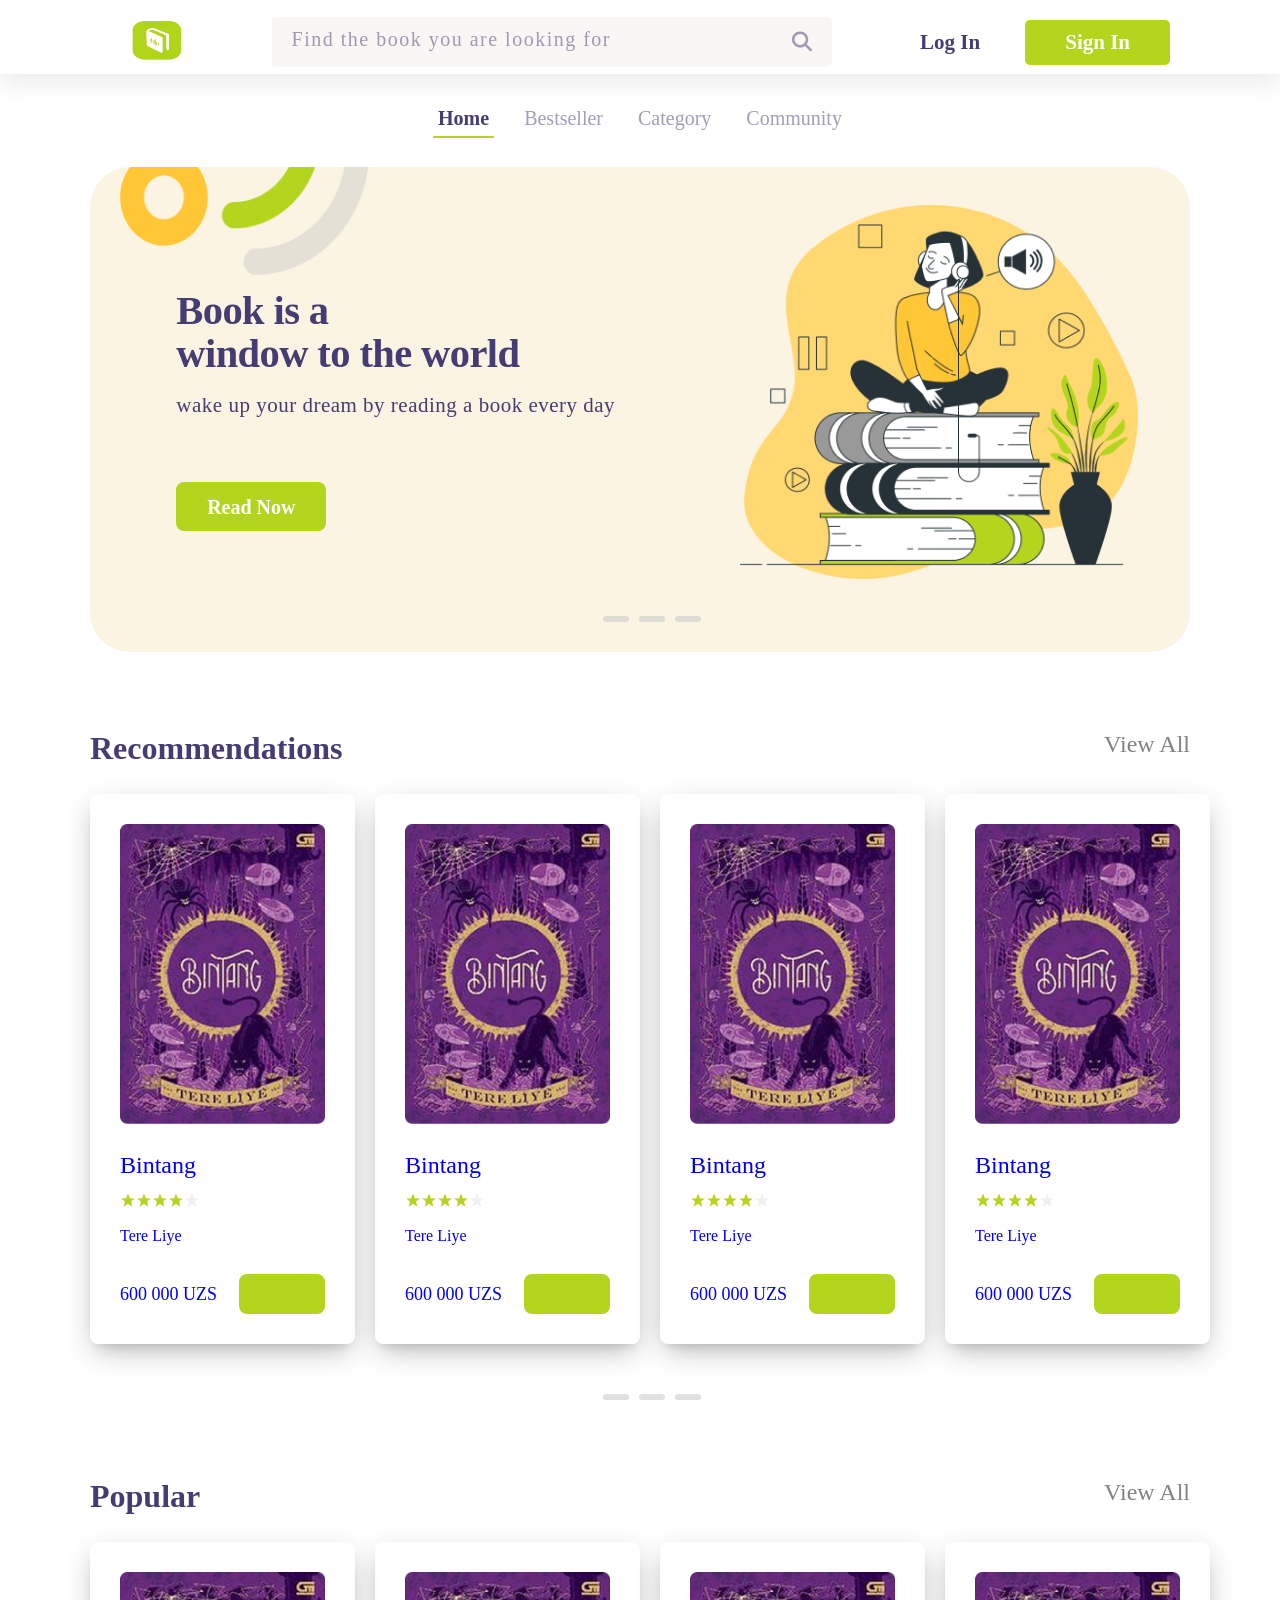
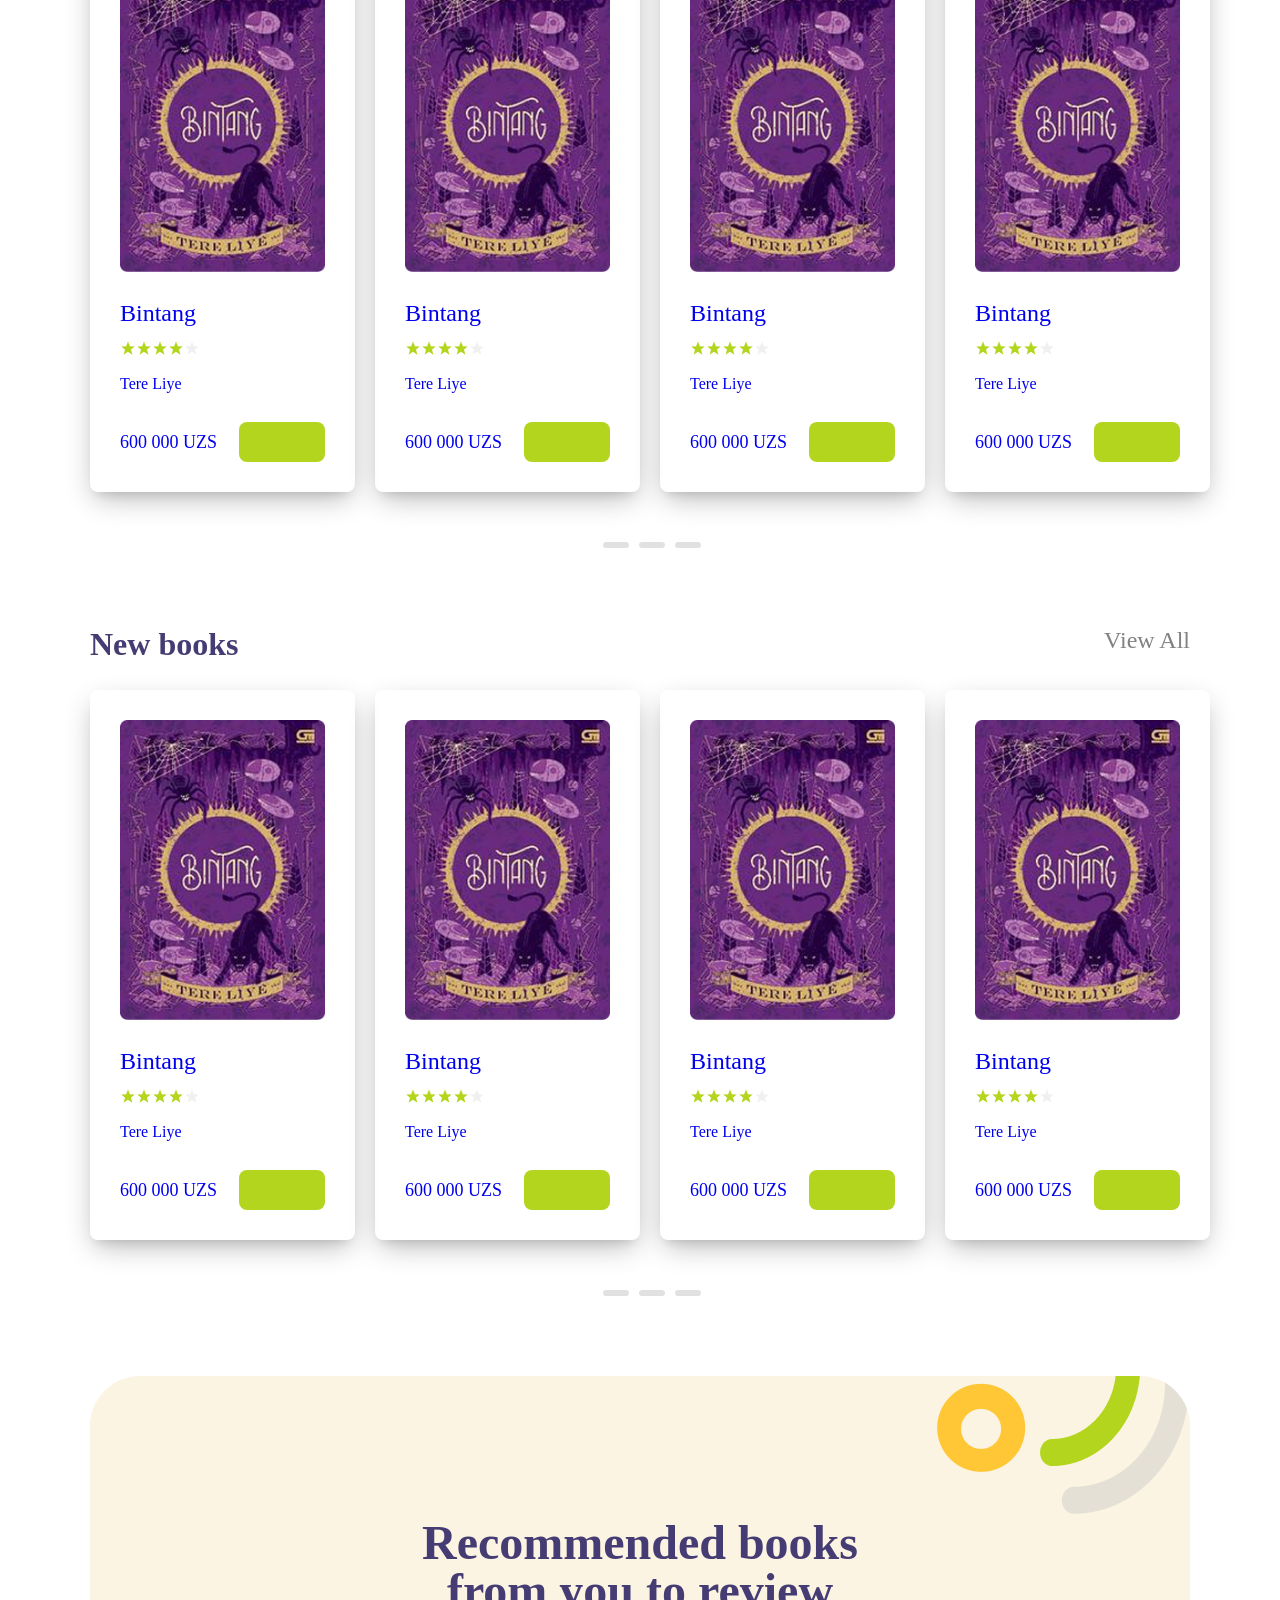
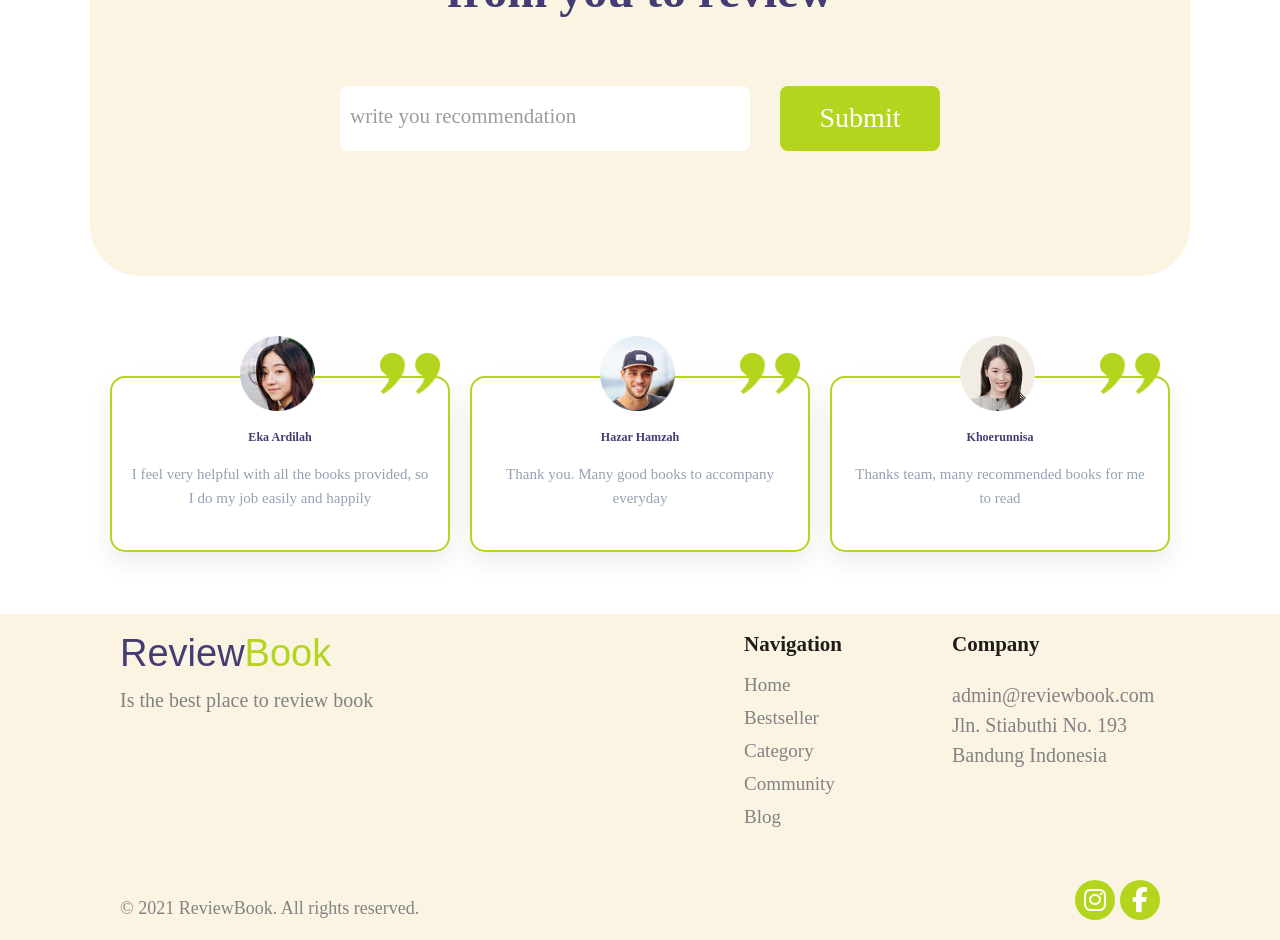
<file: index.html>
<!DOCTYPE html>
<html lang="en">

<head>
    <meta charset="UTF-8">
    <meta name="viewport" content="width=device-width, initial-scale=1.0">
    <title>Bookie.uz</title>
    <link rel="stylesheet" href="./style.css">
    <link rel="stylesheet" href="https://cdnjs.cloudflare.com/ajax/libs/font-awesome/6.4.0/css/all.min.css">
</head>

<body>
    <header class="header">

        <div class="container head_con">
            <div class="head_left">
                <img src="./head.logo.png" alt="Logo">
            </div>
            <div class="head_cenret">
                <input type="text" placeholder="Find the book you are looking for">
                <button><i class="fa-solid fa-magnifying-glass"></i></button>
            </div>
            <div class="head_right">
                <a href="/registration/log.in/log_in.html">Log In</a>
                <a href="/registration/sign.in/sign_in.html">Sign In</a>
            </div>
        </div>

    </header>
    <div class="container">
        <nav class="nav-menu">
            <button onclick="loadPage('home/home.html', this)" class="nav-btn active">Home</button>
            <button onclick="loadPage('bestseller/bestseller.html', this)" class="nav-btn">Bestseller</button>
            <button onclick="loadPage('category/category.html', this)" class="nav-btn">Category</button>
            <button onclick="loadPage('community/community.html', this)" class="nav-btn">Community</button>
        </nav>

        <main id="main-content">
        </main>
    </div>

    <footer>
        <div class="footer">
            <div class="container">
                <div class="footer_div">
                    <div class="footer_head">
                        <div class="footer_texts">
                            <h1>Review<span>Book</span></h1>
                            <p>Is the best place to review book</p>
                        </div>
                    </div>
                    <div class="footer_nav">
                        <div class="footer_texts">
                            <h3>Navigation</h3>
                            <ul>
                                <li><a href="/index.html">Home</a></li>
                                <li><a href="">Bestseller</a></li>
                                <li><a href="">Category</a></li>
                                <li><a href="">Community</a></li>
                                <li><a href="">Blog</a></li>
                            </ul>
                        </div>
                    </div>
                    <div class="footer_contact">
                        <div class="footer_texts">
                            <h3>Company</h3>
                            <a href="">admin@reviewbook.com</a>
                            <a href="">Jln. Stiabuthi No. 193 </a>
                            <a href="">Bandung Indonesia</a>
                        </div>
                    </div>
                </div>
                <div class="foter_foter">
                    <p>© 2021 ReviewBook. All rights reserved.</p>
                    <div class="foter_icon">
                        <div class="i">
                            <i class="fa-brands fa-instagram"></i>
                        </div>
                        <div class="i">
                            <i class="fa-brands fa-facebook-f"></i>
                        </div>
                    </div>
    </footer>
    <script src="./script.js"></script>
</body>

</html>
</file>
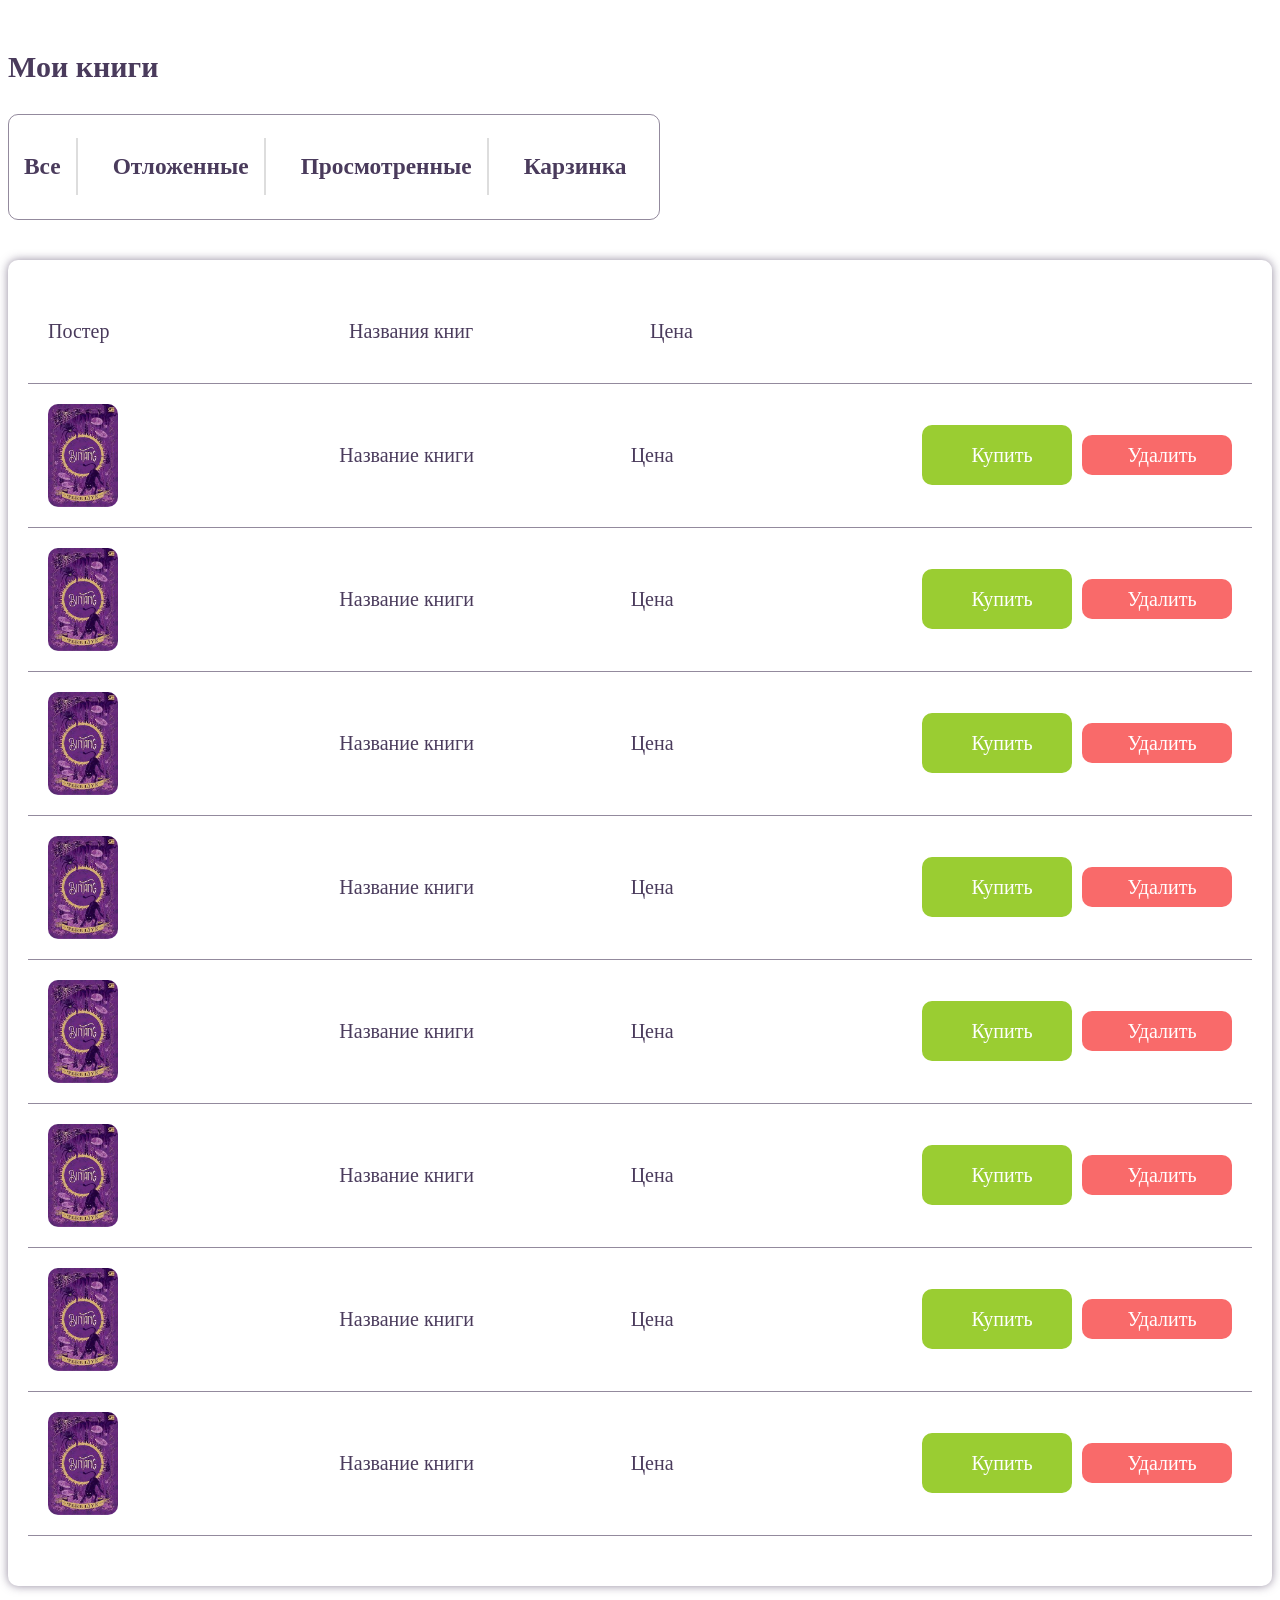
<file: community/community.html>
<head>
    <link rel="stylesheet" href="../community/community.css">
</head>

<html>

<body>
    <main>
        <h2>Мои книги</h2>

        <div class="control">
            <div class="control_container">
                <h3>Все</h3>
                <h3>Отложенные</h3>
                <h3>Просмотренные</h3>
                <h3>Карзинка</h3>
            </div>
        </div>
        <div class="controls">
            <div class="bos">
                <p>Постер</p>
                <p>Названия книг</p>
                <p>Цена</p>
            </div>
            <div class="bos">
                <img src="../photos/card-photo.png" alt="">
                <p>Название книги</p>
                <p>Цена</p>
                <div class="delate">
                    <div class="buy"><i class="fa-thin fa-cart-shopping"></i>Купить</div>
                    <div class="sell"><i class="fa-thin fa-trash"></i>Удалить</div>
                </div>
            </div>
            <div class="bos">
                <img src="../photos/card-photo.png" alt="">
                <p>Название книги</p>
                <p>Цена</p>
                <div class="delate">
                    <div class="buy"><i class="fa-thin fa-cart-shopping"></i>Купить</div>
                    <div class="sell"><i class="fa-thin fa-trash"></i>Удалить</div>
                </div>
            </div>
            <div class="bos">
                <img src="../photos/card-photo.png" alt="">
                <p>Название книги</p>
                <p>Цена</p>
                <div class="delate">
                    <div class="buy"><i class="fa-thin fa-cart-shopping"></i>Купить</div>
                    <div class="sell"><i class="fa-thin fa-trash"></i>Удалить</div>
                </div>
            </div>
            <div class="bos">
                <img src="../photos/card-photo.png" alt="">
                <p>Название книги</p>
                <p>Цена</p>
                <div class="delate">
                    <div class="buy"><i class="fa-thin fa-cart-shopping"></i>Купить</div>
                    <div class="sell"><i class="fa-thin fa-trash"></i>Удалить</div>
                </div>
            </div>
            <div class="bos">
                <img src="../photos/card-photo.png" alt="">
                <p>Название книги</p>
                <p>Цена</p>
                <div class="delate">
                    <div class="buy"><i class="fa-thin fa-cart-shopping"></i>Купить</div>
                    <div class="sell"><i class="fa-thin fa-trash"></i>Удалить</div>
                </div>
            </div>
            <div class="bos">
                <img src="../photos/card-photo.png" alt="">
                <p>Название книги</p>
                <p>Цена</p>
                <div class="delate">
                    <div class="buy"><i class="fa-thin fa-cart-shopping"></i>Купить</div>
                    <div class="sell"><i class="fa-thin fa-trash"></i>Удалить</div>
                </div>
            </div>
            <div class="bos">
                <img src="../photos/card-photo.png" alt="">
                <p>Название книги</p>
                <p>Цена</p>
                <div class="delate">
                    <div class="buy"><i class="fa-thin fa-cart-shopping"></i>Купить</div>
                    <div class="sell"><i class="fa-thin fa-trash"></i>Удалить</div>
                </div>
            </div>
            <div class="bos">
                <img src="../photos/card-photo.png" alt="">
                <p>Название книги</p>
                <p>Цена</p>
                <div class="delate">
                    <div class="buy"><i class="fa-thin fa-cart-shopping"></i>Купить</div>
                    <div class="sell"><i class="fa-thin fa-trash"></i>Удалить</div>
                </div>
            </div>
        </div>
    </main>
</body>

</html>
</file>
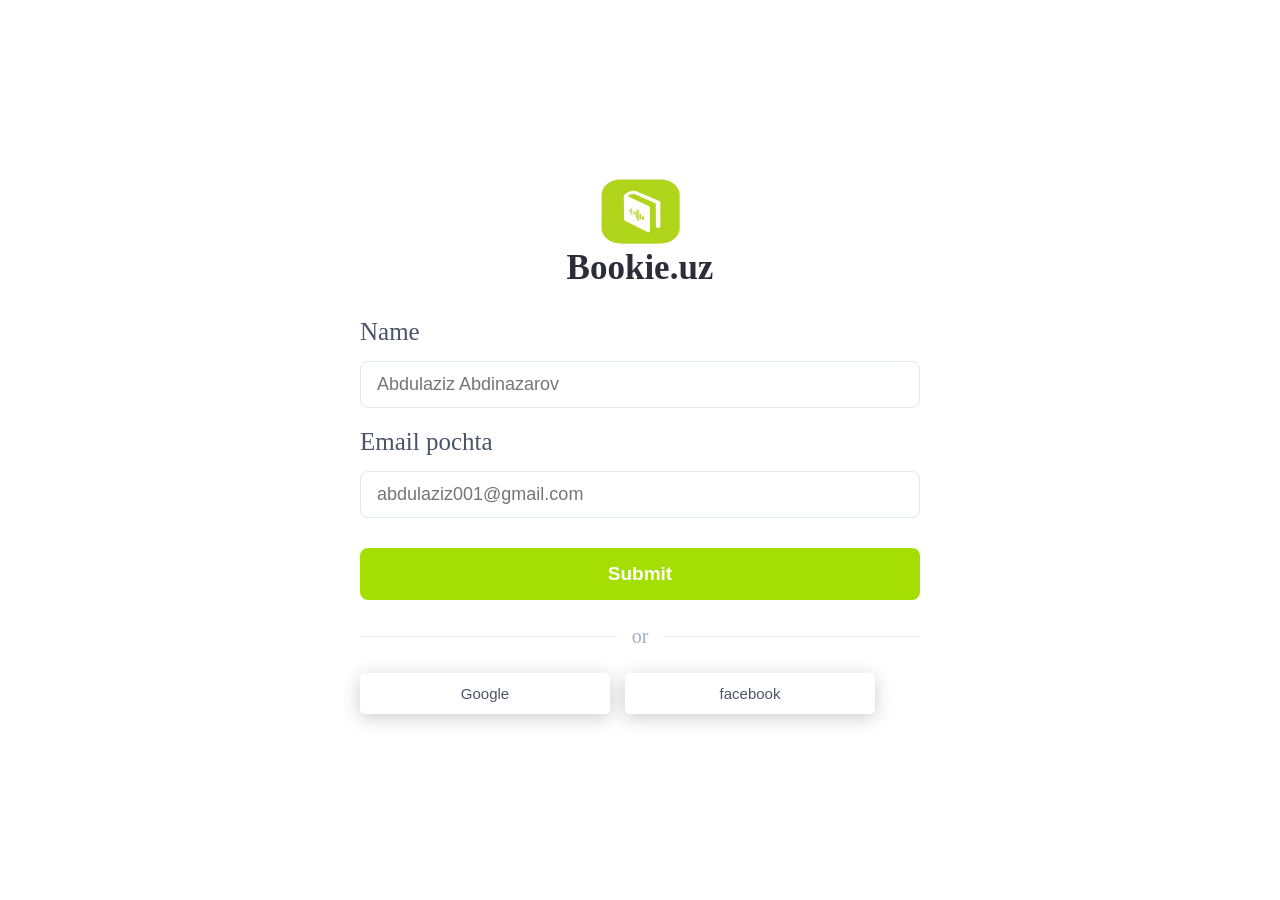
<file: registration/log.in/log_in.html>
<html>

<head>
    <link rel="stylesheet" href="./log-in.css">
</head>

<body>
    <div class="register_card">
        <div class="logo_container">
            <div class="logo_box">
                <img src="/head.logo.png" alt="">
            </div>
            <h2>Bookie.uz</h2>
        </div>

        <form>
            <div class="input_group">
                <label for="name">Name</label>
                <input type="text" id="name" placeholder="Abdulaziz Abdinazarov" required>
            </div>

            <div class="input_group">
                <label for="email">Email pochta</label>
                <input type="email" id="email" placeholder="abdulaziz001@gmail.com" required>
            </div>

            <button type="submit" class="submit-btn">Submit</button>
        </form>

        <div class="divider">
            <span>or</span>
        </div>

        <div class="social_buttons">
            <button class="social_btn google">
                Google
            </button>
            <button class="social_btn facebook">
                facebook
            </button>
        </div>
    </div>
</body>

</html>
</file>
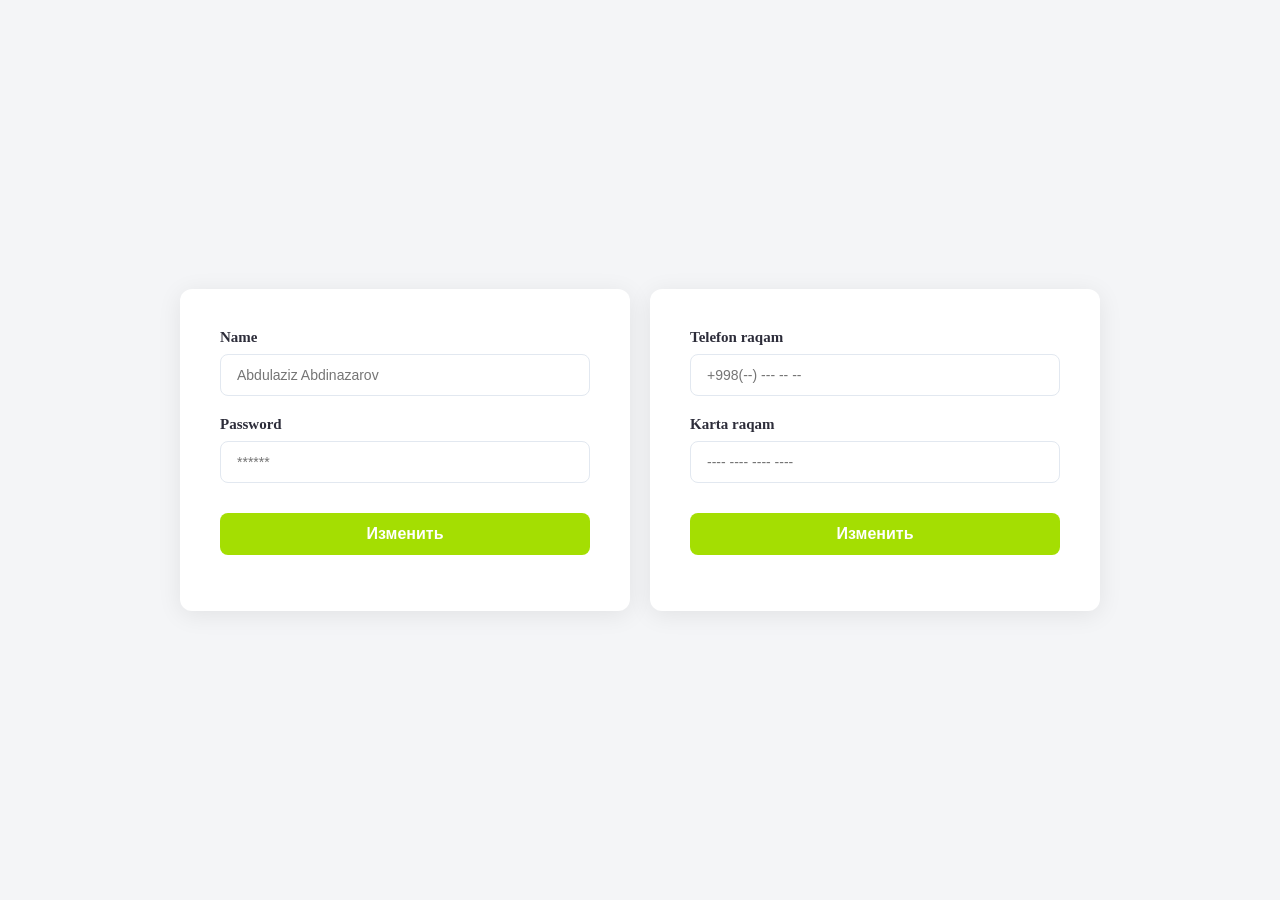
<file: registration/sign.in/sign_in.html>
<html>

<head>
    <link rel="stylesheet" href="./sing-in.css">
</head>

<body>
    <div class="register_card">
        <form>
            <div class="input_group">
                <label for="name">Name</label>
                <input type="text" id="name" placeholder="Abdulaziz Abdinazarov" required>
            </div>

            <div class="input_group">
                <label for="password">Password</label>
                <input type="password" id="password" placeholder="******" required>
            </div>

            <button type="submit" class="submit-btn">Изменить</button>
        </form>
    </div>

    <div class="register_card">
        <form>
            <div class="input_group">
                <label for="number">Telefon raqam</label>
                <input type="text" id="number" placeholder="+998(--) --- -- --" required>
            </div>

            <div class="input_group">
                <label for="password">Karta raqam</label>
                <input type="password" id="password" placeholder="---- ---- ---- ----" required>
            </div>

            <button type="submit" class="submit-btn">Изменить</button>
        </form>
    </div>
</body>

</html>
</file>
<file: style.css>
* {
    margin: 0;
    padding: 0;
    box-sizing: border-box;
}

.container {
    max-width: 1100px;
    width: 100%;
    margin: 0 auto;
}

.footer_head .container {
    max-width: 1100px;
    width: 100%;
    margin: 0 auto;
}

.header {
    position: fixed;
    left: 0;
    top: 0;
    z-index: 10;
    max-width: 100%;
    width: 100%;
    padding-top: 10px;
    background-color: #ffffff;
    box-shadow: 0 10px 25px rgba(0, 0, 0, 0.08);
}


.head_con {
    display: flex;
    align-items: center;
    justify-content: space-between;
    font-family: "Merriweather", serif;
    padding: 0px 20px;
}

.head_left img {
    width: 93px;
    height: 60px;
}

.head_cenret {
    display: flex;
    align-items: center;
    border-radius: 5px;
    background: #F8F7F5;
}

.head_cenret input {
    width: 500px;
    padding: 20px;
    height: 50px;
    border-radius: 4px 0px 0px 4px;
    border: 0px;
    background: #F8F7F5;
    color: #463C7480;
    font-family: 'Merriweather', serif;
    font-weight: 200;
    letter-spacing: 1.5px;
}

.head_cenret input:focus {
    outline: none;
}

.head_cenret input::placeholder {
    color: #463C7480;
    font-size: 20px;
}

.head_cenret button {
    padding: 10px 20px;
    border: none;
    cursor: pointer;
    background: #F8F7F5;
    border-radius: 0px 4px 4px 0px;
    color: #463C7480;
    font-family: "Merriweather", serif;
    font-size: 20px;
}

.head_right {
    display: flex;
    align-items: center;
    gap: 25px;
}

.head_right a {
    text-decoration: none;
    color: black;
    font-size: 21px;
    font-weight: 200;
}

.head_right a:nth-child(1) {
    color: #463C74;
    font-weight: 600;
    padding: 10px 20px;
}

.head_right a:nth-child(2) {
    color: #ffffff;
    font-weight: 600;
    background-color: #B4D51E;
    padding: 10px 40px;
    border-radius: 5px;
}

.nav-menu {
    display: flex;
    justify-content: center;
    gap: 25px;
    margin-top: 100px;
    margin-bottom: 30px;
}

.nav-btn {
    background: transparent;
    border: none;
    font-family: 'Merriweather', serif;
    font-size: 20px;
    color: #463C7480;
    padding: 7px 5px;
    cursor: pointer;
    position: relative;
    transition: color 0.3s ease;
}

.nav-btn.active {
    color: #463C74;
    font-weight: 600;
}

.nav-btn.active::after {
    content: '';
    position: absolute;
    bottom: -1px;
    left: 0;
    width: 100%;
    height: 2px;
    background-color: #B4D51E;
    border-radius: 2px;
}

#main-content {
    margin-top: 10px;
}


.footer {
    background-color: #FBF4E2;
}

.footer_div {
    display: grid;
    grid-template-columns: 3fr 1fr 1fr;
    justify-content: space-between;
    padding: 20px 30px 20px 30px;
}

.footer_texts {
    color: #828282;
}

.footer_texts p {
    font-size: 20px;

}

.footer_head h1 {
    font-size: 38px;
    font-weight: 400;
    line-height: 100%;
    letter-spacing: 0%;
    color: #463C74;
    font-family: 'McLaren', cursive, sans-serif;
}

.footer_head h1 span {
    color: #B4D51E;
}

.footer_texts h3 {
    font-size: 21px;
    font-weight: 600;
    line-height: 100%;
    letter-spacing: 0%;
    color: #000000e1;
    margin-bottom: 20px;
}

.footer_nav ul {
    list-style: none;
    gap: 5px;
}

.footer_nav li {
    margin-bottom: 13px;
}

.footer_nav li a {
    text-decoration: none;
    color: #828282;
    font-size: 19px;
    font-weight: 100;
    line-height: 100%;
    letter-spacing: 0%;
}

.footer_texts a {
    text-decoration: none;
    color: #828282;
    font-size: 20px;
    font-weight: 400;
    line-height: 100%;
    letter-spacing: 0%;
}

.footer_contact .footer_texts {
    display: grid;
    gap: 10px;
}

.foter_foter {
    display: flex;
    justify-content: space-between;
    align-items: center;
    padding: 20px 30px 20px 30px;
    color: #828282;
}

.foter_foter p {
    font-size: 18px;
}

.foter_icon {
    display: flex;
    align-items: center;
    gap: 5px;
}

.foter_icon .i {
    cursor: pointer;
    background-color: #B4D51E;
    width: 40px;
    height: 40px;
    border-radius: 50%;
    display: flex;
    align-items: center;
    justify-content: center;
}

.foter_icon i {
    font-size: 25px;
    cursor: pointer;
    color: #ffffff;
}
</file>
<file: community/community.css>
h2 {
    margin-top: 50px;
    margin-bottom: 30px;
    font-size: 30px;
    font-weight: 700;
    color: #4a3b5c;
}

.control {
    display: flex;
    gap: 20px;
    align-items: center;
    color: #4a3b5c;
    font-size: 20px;
    margin-top: 30px;
}



.control_container {
    display: flex;
    align-items: center;
    gap: 20px;
    color: #4a3b5c;
    font-size: 20px;
    border: 1px solid #4a3b5c98;
    max-width: 650px;
    margin: 0 auto;
    width: 100%;
    border-radius: 10px;
    margin-left: 0;
}

.control_container h3 {
    padding-right: 15px;
    border-right: 2px solid #ddd;
    padding: 15px;
    cursor: pointer;
}

.control_container h3:last-child {
    border-right: none;
    padding-right: 0;
}

.controls {
    padding: 20px;
    box-shadow: 0px 0px 10px 0px #4a3b5c98;
    border-radius: 10px;
    margin-top: 40px;
    margin-bottom: 100px;
    padding-bottom: 50px;
}


.bos {
    display: grid;
    grid-template-columns: 1fr 1fr 1fr 1fr;
    align-items: center;
    gap: 20px;
    padding: 20px;
    color: #4a3b5c;
    font-size: 20px;
    border-bottom: 1px solid #4a3b5c98;
}

.bos img {
    width: 70px;
    border-radius: 10px;
}

.delate {
    display: flex;
    align-items: center;
    gap: 10px;
    font-weight: 400;
}

.buy {
    background-color: yellowgreen;
    padding: 10px;
    border-radius: 10px;
    color: white;
    gap: 10px;
    width: 130px;
    height: 40px;
    gap: 10px;
    display: flex;
    align-items: center;
    justify-content: center;
    cursor: pointer;
}

.sell {
    background-color: rgba(245, 3, 3, 0.589);
    border-radius: 10px;
    color: white;
    width: 150px;
    height: 40px;
    gap: 10px;
    display: flex;
    align-items: center;
    justify-content: center;
    cursor: pointer;
}
</file>
<file: registration/log.in/log-in.css>
body {
    margin: 0;
    padding: 0;
    display: flex;
    justify-content: center;
    align-items: center;
    min-height: 100vh;
}

.register_card {
    max-width: 640px;
    width: 100%;
    background: #ffffff;
    padding: 40px;
    box-sizing: border-box;
}

.logo_container {
    text-align: center;
    margin-bottom: 30px;
}

.logo_box {
    width: 50px;
    height: 50px;
    border-radius: 10px;
    margin: 0 auto 12px auto;
    display: flex;
    align-items: center;
    justify-content: center;
}

.logo_box img {
    width: 150px;
    height: 100px;
}

.logo_container h2 {
    color: #2d2d3a;
    font-size: 35px;
    font-weight: 700;
    margin: 0;
}

.input_group {
    margin-bottom: 20px;
}

.input_group label {
    display: block;
    font-size: 25px;
    color: #4a5568;
    margin-bottom: 15px;
    font-weight: 500;
}

.input_group input {
    width: 100%;
    padding: 12px 16px;
    border: 1px solid #e2e8f0;
    border-radius: 8px;
    font-size: 18px;
    color: #2d3748;
    outline: none;
    transition: border-color 0.2s;
    box-sizing: border-box;
}

.input_group input:focus {
    border-color: #97d700;
}

.submit-btn {
    width: 100%;
    padding: 15px;
    background-color: #a4de02;
    color: white;
    border: none;
    border-radius: 8px;
    font-size: 19px;
    font-weight: 600;
    cursor: pointer;
    margin-top: 10px;
    transition: background-color 0.2s;
}

.submit-btn:hover {
    background-color: #92c702;
}

.divider {
    display: flex;
    align-items: center;
    text-align: center;
    margin: 25px 0;
    color: #a0aec0;
    font-size: 15px;
}

.divider::before,
.divider::after {
    content: '';
    flex: 1;
    border-bottom: 1px solid #e2e8f0;
}

.divider span {
    padding: 0 15px;
    font-size: 20px;
}

.social_buttons {
    display: flex;
    gap: 15px;
}

.social_btn {
    display: flex;
    align-items: center;
    justify-content: space-between;
    gap: 10px;
    padding: 12px;
    background: #ffffff;
    border: 1px solid #e2e8f0;
    border-radius: 8px;
    font-size: 17px;
    font-weight: 500;
    color: #4a5568;
    cursor: pointer;
    transition: background-color 0.2s;
    border-radius: 5px;
    transition: transform 0.3s ease, background-color 0.2s;
}

.social_btn:hover {
    background-color: #f7fafc;
    transform: translateY(-5px);

}

.google,
.facebook {
    font-size: 15px;
    width: 250px;
    background: none;
    border: none;
    box-shadow: 0 4px 19px rgba(0, 0, 0, 0.2);
    display: flex;
    justify-content: center;
    align-items: center;
    cursor: pointer;
}
</file>
<file: registration/sign.in/sing-in.css>
body {
    background-color: #f4f5f7;
    margin: 0;
    padding: 0;
    display: flex;
    justify-content: center;
    align-items: center;
    min-height: 100vh;
    gap: 20px;
}

.register_card {
    max-width: 450px;
    width: 100%;
    background: #ffffff;
    padding: 40px;
    border-radius: 12px;
    box-shadow: 0 4px 24px rgba(0, 0, 0, 0.08);
    box-sizing: border-box;
}

.input_group {
    margin-bottom: 20px;
}

.input_group label {
    display: block;
    font-size: 15px;
    color: #2d2d3a;
    margin-bottom: 8px;
    font-weight: 600;
}

.input_group input {
    width: 100%;
    padding: 12px 16px;
    border: 1px solid #e2e8f0;
    border-radius: 8px;
    font-size: 14px;
    color: #2d3748;
    outline: none;
    transition: border-color 0.2s;
    box-sizing: border-box;
}

.input_group input:focus {
    border-color: #97d700;
}

.submit-btn {
    width: 100%;
    padding: 12px;
    background-color: #a4de02;
    color: white;
    border: none;
    border-radius: 8px;
    font-size: 16px;
    font-weight: 600;
    cursor: pointer;
    margin-top: 10px;
    transition: background-color 0.2s;
}

.submit-btn:hover {
    background-color: #92c702;
}
</file>
